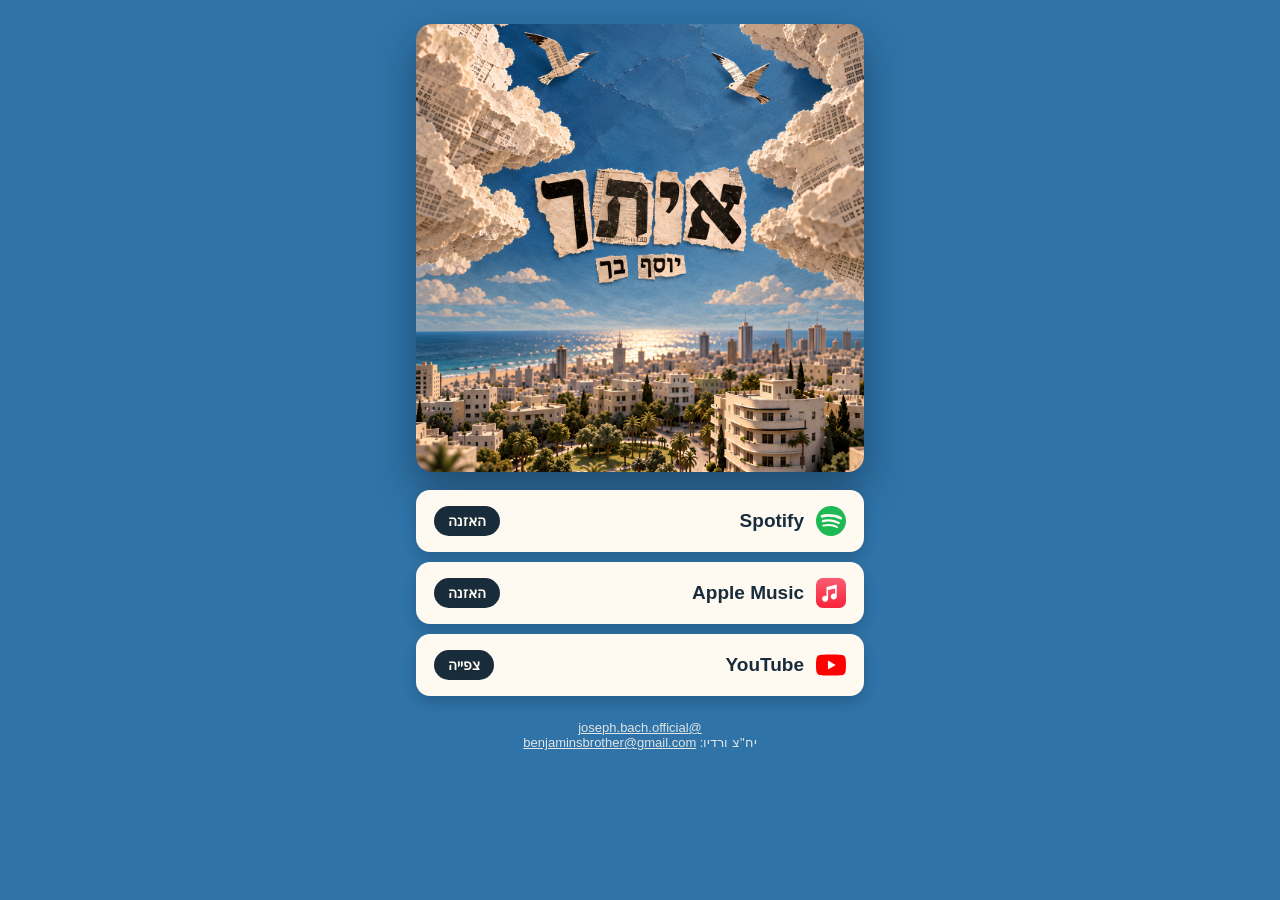
<file: index.html>
<!DOCTYPE html>
<html lang="he" dir="rtl">
<head>
<meta charset="utf-8">
<meta name="viewport" content="width=device-width, initial-scale=1">
<title>איתך - יוסף בך</title>
<meta name="description" content="איתך, סינגל חדש של יוסף בך. להאזנה ב-Spotify, Apple Music ו-YouTube.">
<meta property="og:type" content="website">
<meta property="og:title" content="איתך - יוסף בך">
<meta property="og:description" content="סינגל חדש. להאזנה עכשיו.">
<meta property="og:image" content="https://benjaminsbrother.github.io/etach/og-cover.jpg">
<meta property="og:image:width" content="1080">
<meta property="og:image:height" content="1080">
<meta property="og:image:type" content="image/jpeg">
<meta name="twitter:image" content="https://benjaminsbrother.github.io/etach/og-cover.jpg">
<meta property="og:url" content="https://benjaminsbrother.github.io/etach/">
<meta name="twitter:card" content="summary_large_image">
<link rel="icon" href="cover.jpg">
<style>
  :root { --sky:#2f73a8; --cream:#fffaf1; --ink:#182c3b; --paper:#f4eedf; }
  * { box-sizing:border-box; }
  html, body { margin:0; background:var(--sky); color:var(--ink);
    font-family:-apple-system, "Helvetica Neue", Arial, sans-serif; }
  .wrap { max-width:480px; margin:0 auto; padding:24px 16px 40px; }
  .cover { width:100%; aspect-ratio:1/1; border-radius:16px; display:block;
    box-shadow:0 18px 40px rgba(0,0,0,.35); background:#cbbfa7; object-fit:cover; }
  h1 { font-size:46px; margin:20px 0 0; color:var(--cream); text-align:center; }
  h2 { font-size:17px; font-weight:400; margin:4px 0 22px; color:var(--cream);
    text-align:center; opacity:.9; }
  .btn { display:flex; align-items:center; justify-content:space-between; width:100%;
    padding:16px 18px; margin:10px 0; border-radius:14px; background:var(--cream);
    color:var(--ink); font-size:19px; font-weight:700; text-decoration:none;
    box-shadow:0 6px 14px rgba(0,0,0,.18); }
  .btn span { font-size:14px; font-weight:600; padding:7px 14px; border-radius:999px;
    background:var(--ink); color:var(--cream); }
  .btn em { display:flex; align-items:center; gap:12px; font-style:normal; }
  .ico { width:30px; height:30px; flex:none; }
  .cover { margin-bottom:18px; }
  .btn.soon { opacity:.5; pointer-events:none; }
  .btn.soon span { background:transparent; color:var(--ink); }
  .credits { margin-top:28px; background:var(--paper); border-radius:14px;
    padding:16px 18px; font-size:15px; line-height:1.65; }
  .credits h3 { margin:0 0 6px; font-size:16px; }
  footer { text-align:center; color:var(--cream); font-size:13px; margin-top:24px; opacity:.85; }
  footer a { color:var(--cream); }
</style>
</head>
<body>
<div class="wrap">
  <img class="cover" src="cover.jpg" alt="איתך - יוסף בך">

  <a class="btn" id="b-spotify" data-svc="spotify" href="https://open.spotify.com/artist/1o4DE9mxoo2pWXfZ5jdwhB"><em><svg class="ico" viewBox="0 0 24 24" aria-hidden="true"><path fill="#1DB954" d="M12 0C5.4 0 0 5.4 0 12s5.4 12 12 12 12-5.4 12-12S18.66 0 12 0zm5.521 17.34c-.24.359-.66.48-1.021.24-2.82-1.74-6.36-2.101-10.561-1.141-.418.122-.779-.179-.899-.539-.12-.421.18-.78.54-.9 4.56-1.021 8.52-.6 11.64 1.32.42.18.479.659.301 1.02zm1.44-3.3c-.301.42-.841.6-1.262.3-3.239-1.98-8.159-2.58-11.939-1.38-.479.12-1.02-.12-1.14-.6-.12-.48.12-1.021.6-1.141C9.6 9.9 15 10.561 18.72 12.84c.361.181.54.78.241 1.2zm.12-3.36C15.24 8.4 8.82 8.16 5.16 9.301c-.6.179-1.2-.181-1.38-.721-.18-.601.18-1.2.72-1.381 4.26-1.26 11.28-1.02 15.721 1.621.539.3.719 1.02.419 1.56-.299.421-1.02.599-1.559.3z"/></svg>Spotify</em> <span>האזנה</span></a>
  <a class="btn soon" id="b-apple_music" data-svc="apple_music" href="#"><em><svg class="ico" viewBox="0 0 24 24" aria-hidden="true"><defs><linearGradient id="amg" x1="0" y1="0" x2="0" y2="1"><stop offset="0" stop-color="#FA5C72"/><stop offset="1" stop-color="#FA233B"/></linearGradient></defs><rect width="24" height="24" rx="5.5" fill="url(#amg)"/><path fill="#fff" d="M16.6 5.2v9.6a2.4 2.4 0 1 1-1.3-2.13V8.4l-5.6 1.26v6.94a2.4 2.4 0 1 1-1.3-2.13V7.1z"/></svg>Apple Music</em> <span>בקרוב</span></a>
  <a class="btn soon" id="b-youtube" data-svc="youtube" href="#"><em><svg class="ico" viewBox="0 0 24 24" aria-hidden="true"><path fill="#FF0000" d="M23.498 6.186a3.016 3.016 0 0 0-2.122-2.136C19.505 3.545 12 3.545 12 3.545s-7.505 0-9.377.505A3.017 3.017 0 0 0 .502 6.186C0 8.07 0 12 0 12s0 3.93.502 5.814a3.016 3.016 0 0 0 2.122 2.136c1.871.505 9.376.505 9.376.505s7.505 0 9.377-.505a3.015 3.015 0 0 0 2.122-2.136C24 15.93 24 12 24 12s0-3.93-.502-5.814z"/><path fill="#fff" d="M9.545 15.568V8.432L15.818 12l-6.273 3.568z"/></svg>YouTube</em> <span>בקרוב</span></a>


  <footer>
    <a href="https://www.instagram.com/joseph.bach.official">@joseph.bach.official</a><br>
    יח"צ ורדיו: <a href="mailto:benjaminsbrother@gmail.com">benjaminsbrother@gmail.com</a>
  </footer>
</div>

<script>
(function () {
  var params = new URLSearchParams(location.search);
  var source = params.get('s') || params.get('utm_source') || 'direct';

  function loadPixels(cfg) {
    if (cfg.meta_pixel_id) {
      !function(f,b,e,v,n,t,s){if(f.fbq)return;n=f.fbq=function(){n.callMethod?
      n.callMethod.apply(n,arguments):n.queue.push(arguments)};if(!f._fbq)f._fbq=n;
      n.push=n;n.loaded=!0;n.version='2.0';n.queue=[];t=b.createElement(e);t.async=!0;
      t.src=v;s=b.getElementsByTagName(e)[0];s.parentNode.insertBefore(t,s)}(window,
      document,'script','https://connect.facebook.net/en_US/fbevents.js');
      fbq('init', cfg.meta_pixel_id);
      fbq('track', 'PageView');
    }
    if (cfg.ga4_id) {
      var g = document.createElement('script');
      g.async = true;
      g.src = 'https://www.googletagmanager.com/gtag/js?id=' + encodeURIComponent(cfg.ga4_id);
      document.head.appendChild(g);
      window.dataLayer = window.dataLayer || [];
      window.gtag = function () { dataLayer.push(arguments); };
      gtag('js', new Date());
      gtag('config', cfg.ga4_id, { campaign_source: source });
    }
  }

  function track(svc) {
    try { if (window.fbq) fbq('trackCustom', 'StreamClick', { service: svc, source: source }); } catch (e) {}
    try { if (window.gtag) gtag('event', 'stream_click', { service: svc, source: source, transport_type: 'beacon' }); } catch (e) {}
  }

  function applyLinks(cfg) {
    ['spotify', 'apple_music', 'youtube'].forEach(function (svc) {
      var a = document.getElementById('b-' + svc);
      var url = cfg[svc];
      if (url) {
        a.href = url;
        a.classList.remove('soon');
        a.querySelector('span').textContent = svc === 'youtube' ? 'צפייה' : 'האזנה';
      }
    });
  }

  document.querySelectorAll('.btn').forEach(function (a) {
    a.addEventListener('click', function () { track(a.dataset.svc); });
  });

  fetch('links.json', { cache: 'no-store' })
    .then(function (r) { return r.json(); })
    .then(function (cfg) { applyLinks(cfg); loadPixels(cfg); })
    .catch(function (err) { console.error('links.json failed', err); });
})();
</script>
</body>
</html>
</file>
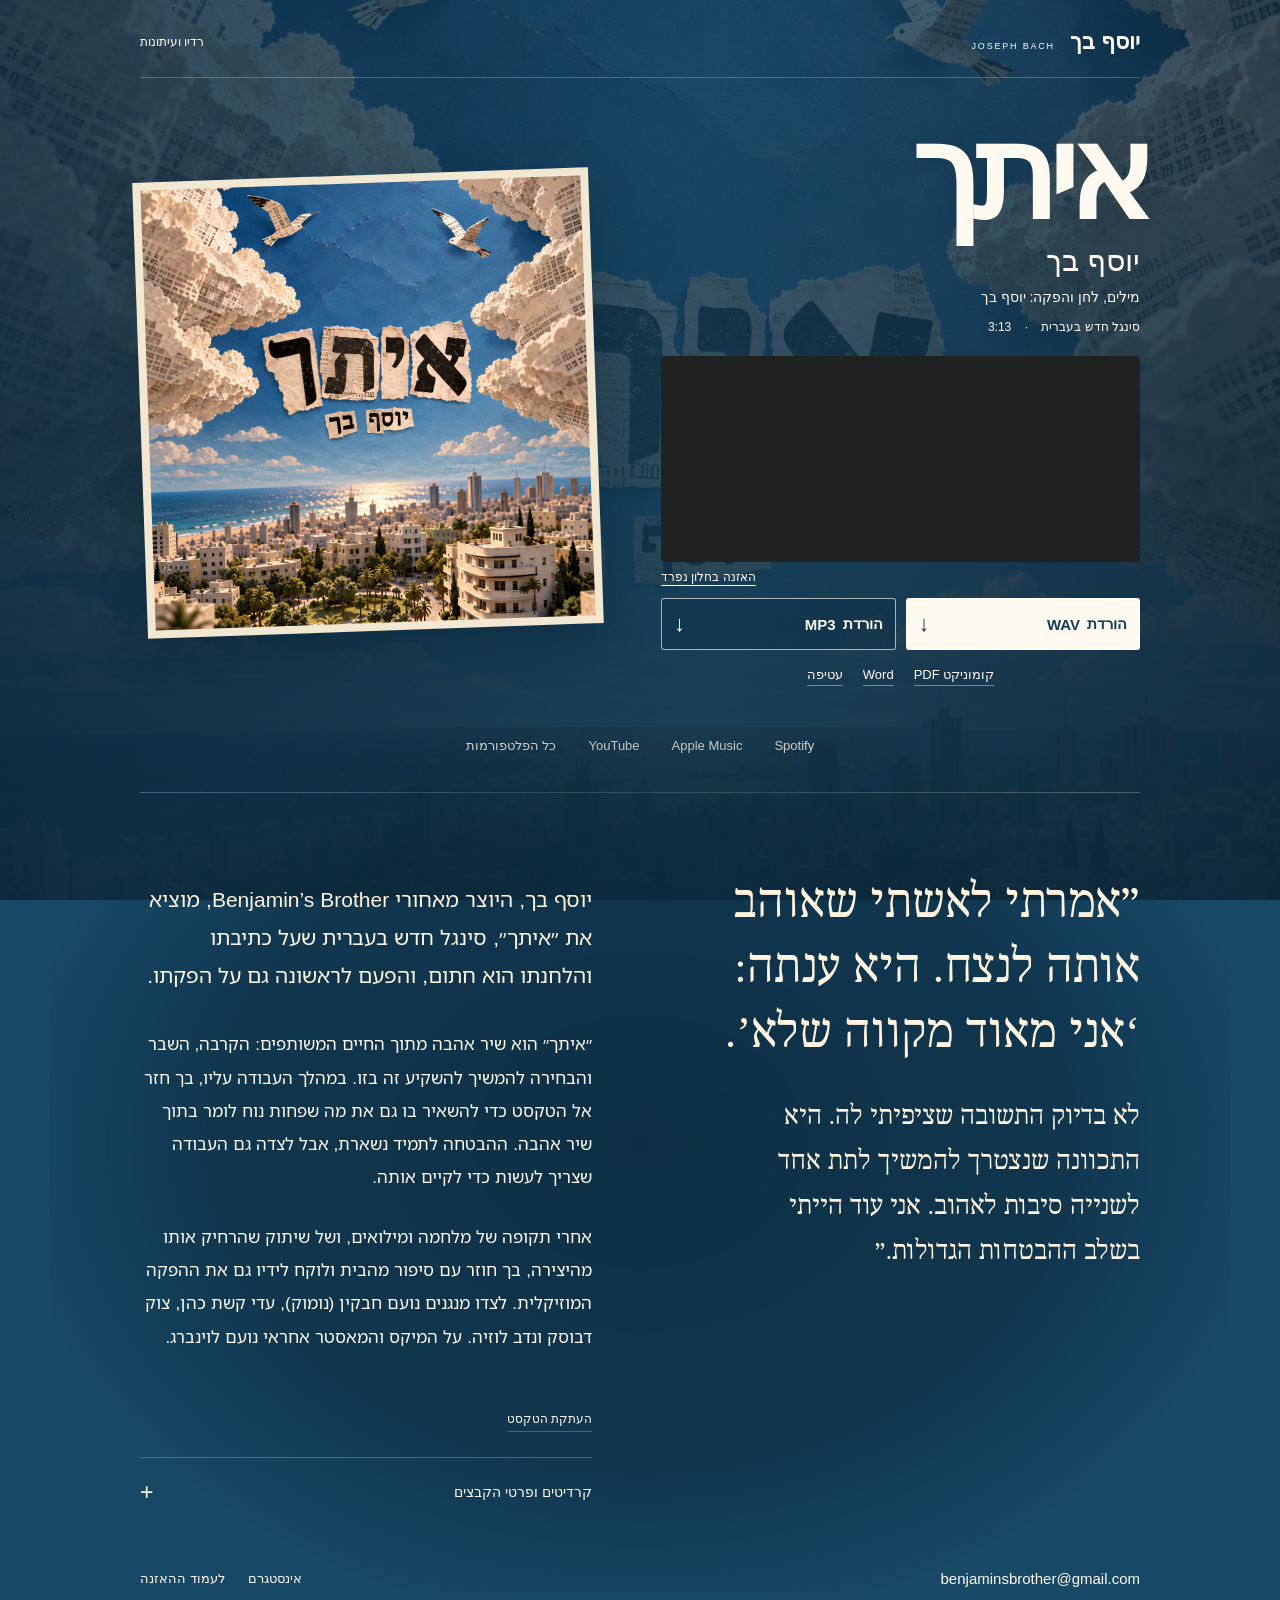
<file: press/index.html>
<!doctype html>
<html lang="he" dir="rtl">
<head>
  <meta charset="utf-8">
  <meta name="viewport" content="width=device-width, initial-scale=1">
  <meta name="theme-color" content="#24638b">
  <title>יוסף בך — איתך | רדיו ועיתונות</title>
  <meta name="description" content="איתך, הסינגל של יוסף בך. האזנה, קובץ MP3, קומוניקט, עטיפה וקרדיטים לרדיו ולעיתונות.">
  <link rel="canonical" href="https://benjaminsbrother.github.io/etach/press/">
  <meta property="og:type" content="music.song">
  <meta property="og:title" content="יוסף בך | איתך — רדיו ועיתונות">
  <meta property="og:description" content="שיר אהבה מתוך החיים המשותפים. האזנה והורדת חומרי הסינגל.">
  <meta property="og:image" content="https://benjaminsbrother.github.io/etach/og-cover.jpg">
  <meta property="og:url" content="https://benjaminsbrother.github.io/etach/press/">
  <meta property="og:locale" content="he_IL">
  <meta name="twitter:card" content="summary_large_image">
  <link rel="icon" href="../cover.jpg">
  <link rel="preload" href="fonts/NotoSerifHebrew-Regular.woff" as="font" type="font/woff" crossorigin>
  <link rel="stylesheet" href="style.css?v=7">
</head>
<body>
  <a class="skip" href="#main">דילוג לתוכן</a>
  <header class="masthead wrap">
    <a href="../" class="wordmark">יוסף בך <span dir="ltr" lang="en">JOSEPH BACH</span></a>
    <span class="press-label">רדיו ועיתונות</span>
  </header>
  <main id="main" class="wrap">
    <section class="hero" aria-labelledby="title">
      <div class="intro">
        <h1 id="title">איתך</h1>
        <p class="artist">יוסף בך</p>
        <p class="byline">מילים, לחן והפקה: יוסף בך</p>
        <p class="song-meta">סינגל חדש בעברית <span aria-hidden="true">·</span> <bdi>3:13</bdi></p>
      </div>
      <figure class="cover-art"><img src="../cover.jpg" width="1200" height="1200" alt="עטיפת איתך של יוסף בך: גזירי נייר בשמיים כחולים מעל תל אביב" fetchpriority="high"></figure>
      <div class="player-panel">
        <iframe class="audio-frame" src="https://drive.google.com/file/d/18ljpoStEMTGExy6gubho3wb-FDgbnbCs/preview" title="האזנה לשיר המלא: איתך, יוסף בך" allow="autoplay" loading="eager"></iframe>
        <a class="player-fallback" href="https://drive.google.com/file/d/18ljpoStEMTGExy6gubho3wb-FDgbnbCs/preview" target="_blank" rel="noopener noreferrer">האזנה בחלון נפרד</a>
        <div class="primary-actions">
          <a class="button solid" href="https://www.dropbox.com/scl/fi/4q9kv7w5sz7widlesjq8d/Joseph-Itach-Mix-V3.wav?rlkey=8jp7lf1zr527ccekdn0blm1lx&amp;dl=1" download="Joseph-Bach-Itach.wav">הורדת <bdi>WAV</bdi><span aria-hidden="true">↓</span></a>
          <a class="button outline" href="https://drive.usercontent.google.com/download?id=18ljpoStEMTGExy6gubho3wb-FDgbnbCs&amp;export=download" download="Joseph-Bach-Itach.mp3">הורדת <bdi>MP3</bdi><span aria-hidden="true">↓</span></a>
        </div>
        <nav class="file-links" aria-label="חומרי עיתונות להורדה">
          <a href="Joseph-Bach-Itach-Press-Release.pdf" download>קומוניקט <bdi>PDF</bdi></a>
          <a href="Joseph-Bach-Itach-Press-Release.docx" download><bdi>Word</bdi></a>
          <a href="https://drive.usercontent.google.com/download?id=1yPreMIEXEWY2Lwbi-o4BM1qrdgoH_EpQ&amp;export=download" download="Joseph-Bach-Itach-Cover.jpg">עטיפה</a>
        </nav>
      </div>
    </section>
    <nav class="platforms" aria-label="האזנה ורשתות">
      <a href="https://open.spotify.com/track/6iGyHtOC64VeYuiLzbJWB4" target="_blank" rel="noopener noreferrer"><bdi>Spotify</bdi></a>
      <a href="https://music.apple.com/il/album/%D7%90%D7%99%D7%AA%D7%9A/6818114888?i=6818114889" target="_blank" rel="noopener noreferrer"><bdi>Apple Music</bdi></a>
      <a href="https://youtu.be/Xqkcrz4ntak" target="_blank" rel="noopener noreferrer"><bdi>YouTube</bdi></a>
      <a href="https://ffm.to/etach" target="_blank" rel="noopener noreferrer">כל הפלטפורמות</a>
    </nav>
    <div class="editorial">
    <article class="story" aria-label="על השיר">
      <blockquote><span class="quote-lead">״אמרתי לאשתי שאוהב אותה לנצח. היא ענתה: ‘אני מאוד מקווה שלא’.</span> <span class="quote-rest">לא בדיוק התשובה שציפיתי לה. היא התכוונה שנצטרך להמשיך לתת אחד לשנייה סיבות לאהוב. אני עוד הייתי בשלב ההבטחות הגדולות.״</span></blockquote>
      <div id="press-copy">
            <p>יוסף בך, היוצר מאחורי <bdi lang="en">Benjamin’s Brother</bdi>, מוציא את ״איתך״, סינגל חדש בעברית שעל כתיבתו והלחנתו הוא חתום, והפעם לראשונה גם על הפקתו.</p>
            <p>״איתך״ הוא שיר אהבה מתוך החיים המשותפים: הקרבה, השבר והבחירה להמשיך להשקיע זה בזו. במהלך העבודה עליו, בך חזר אל הטקסט כדי להשאיר בו גם את מה שפחות נוח לומר בתוך שיר אהבה. ההבטחה לתמיד נשארת, אבל לצדה גם העבודה שצריך לעשות כדי לקיים אותה.</p>
            <p>אחרי תקופה של מלחמה ומילואים, ושל שיתוק שהרחיק אותו מהיצירה, בך חוזר עם סיפור מהבית ולוקח לידיו גם את ההפקה המוזיקלית. לצדו מנגנים נועם חבקין (נומוק), עדי קשת כהן, צוק דבוסק ונדב לוזיה. על המיקס והמאסטר אחראי נועם לוינברג.</p>
          </div>
      <div class="copy-line"><button id="copy-text" type="button" hidden>העתקת הטקסט</button><span id="copy-status" role="status"></span></div>
    </article>
    <details class="credits">
      <summary>קרדיטים ופרטי הקבצים <span aria-hidden="true">+</span></summary>
      <dl>
          <div><dt>מילים, לחן, הפקה, שירה וגיטרה</dt><dd>יוסף בך</dd></div>
          <div><dt>מקלדות וסינתיסייזרים</dt><dd>נועם חבקין (נומוק)</dd></div>
          <div><dt>פסנתר</dt><dd>עדי קשת כהן ויוסף בך</dd></div>
          <div><dt>בס</dt><dd>צוק דבוסק</dd></div>
          <div><dt>תופים</dt><dd>נדב לוזיה</dd></div>
          <div><dt>מיקס ומאסטר</dt><dd>נועם לוינברג</dd></div>
        </dl>
      <p class="formats"><bdi>WAV · 24-bit / 44.1 kHz · Stereo</bdi><br><bdi>MP3 · 320 kbps · 44.1 kHz · Stereo</bdi><br>עטיפה: <bdi>JPG · 3000 × 3000</bdi></p>
    </details>
    </div>
  </main>
  <footer class="wrap">
    <a class="email" href="mailto:benjaminsbrother@gmail.com" dir="ltr">benjaminsbrother@gmail.com</a>
    <div class="footer-links"><a href="https://www.instagram.com/joseph.bach.official" target="_blank" rel="noopener noreferrer">אינסטגרם</a><a href="../">לעמוד ההאזנה</a></div>
  </footer>
  <script src="press.js?v=2" defer></script>
</body>
</html>
</file>
<file: press/style.css>
@font-face{font-family:ItachSerif;src:url('fonts/NotoSerifHebrew-Regular.woff') format('woff');font-style:normal;font-weight:400;font-display:swap}
@font-face{font-family:ItachSans;src:url('fonts/NotoSansHebrew-Regular.woff') format('woff');font-style:normal;font-weight:400;font-display:swap}
:root{--paper:#fffaf0;--blue:#236486;--ink:#143e58;--muted:#fffaf0;--line:rgba(255,250,240,.24)}
*{box-sizing:border-box}html{scroll-behavior:smooth}body{margin:0;min-height:100vh;color:var(--paper);background:#174866;font-family:Arial,"Helvetica Neue",sans-serif;-webkit-font-smoothing:antialiased;position:relative}body::before{content:"";position:fixed;inset:0;z-index:-2;background:url('../cover.jpg') center 38%/cover no-repeat;opacity:.67}body::after{content:"";position:fixed;inset:0;z-index:-1;background:linear-gradient(90deg,rgba(13,43,64,.78),rgba(18,60,86,.67) 55%,rgba(12,40,59,.7)),linear-gradient(0deg,rgba(11,35,51,.9),rgba(11,35,51,.08) 85%)}a{color:inherit;text-underline-offset:4px}a:focus-visible,button:focus-visible,summary:focus-visible,iframe:focus-visible{outline:3px solid #f3c582;outline-offset:5px}::selection{background:#e7cf9f;color:#143e58}.wrap{width:min(1000px,calc(100% - 80px));margin-inline:auto}.skip{position:absolute;top:-80px;right:16px;padding:12px 18px;background:var(--paper);color:var(--ink);z-index:5}.skip:focus{top:10px}.masthead{display:flex;align-items:center;justify-content:space-between;gap:20px;padding-block:29px 22px;border-bottom:1px solid var(--line)}.wordmark{font-size:22px;font-weight:700;display:flex;align-items:baseline;gap:15px;text-decoration:none}.wordmark span{font-size:9px;letter-spacing:1.8px;font-weight:400}.press-label{font-size:12px;color:var(--muted)}.hero{display:grid;grid-template-columns:1.05fr 1fr;grid-template-areas:"intro cover" "player cover";column-gap:65px;row-gap:22px;padding-block:42px 30px;align-items:center}.intro{grid-area:intro}h1{font-size:clamp(90px,10vw,136px);line-height:.86;letter-spacing:-.065em;margin:0 -6px 13px 0;font-weight:800;text-shadow:0 2px 30px rgba(5,28,43,.18)}.artist{font-size:30px;margin:0 0 11px}.byline{font-size:14px;margin:0;color:var(--muted)}.song-meta{font-size:12px;margin:15px 0 0;color:var(--muted)}.song-meta span{margin-inline:10px}.cover-art{grid-area:cover;margin:0;transform:rotate(-2deg);padding:8px;background:#f2e8d1;box-shadow:0 16px 45px rgba(4,25,38,.3)}.cover-art img{display:block;width:100%;height:auto;aspect-ratio:1;object-fit:cover}.player-panel{grid-area:player;min-width:0}.audio-frame{width:100%;height:206px;display:block;border:0;border-radius:4px;background:#202221;direction:ltr}.player-fallback{display:block;font-size:10px;margin:8px 0 14px;text-align:left;color:var(--muted)}.primary-actions{display:grid;grid-template-columns:1fr 1fr;gap:10px}.button{min-height:49px;display:flex;align-items:center;justify-content:center;gap:7px;padding:12px;font-size:15px;font-weight:700;text-decoration:none;border:1px solid rgba(255,250,240,.65);border-radius:3px;transition:background .15s}.button span{margin-inline-start:auto;font-size:22px;font-weight:400}.button.solid{background:var(--paper);color:var(--ink)}.button.solid:hover{background:#f1dfbd}.button.outline{background:rgba(13,49,73,.5)}.button.outline:hover{background:rgba(255,250,240,.14)}.file-links{display:flex;justify-content:center;gap:20px;flex-wrap:wrap;font-size:12px;margin-top:17px}.file-links a{text-decoration:none;border-bottom:1px solid rgba(255,250,240,.4);padding-bottom:3px}.platforms{display:flex;justify-content:center;gap:32px;flex-wrap:wrap;padding-block:15px 32px;border-bottom:1px solid var(--line);font-size:13px}.platforms a{text-decoration:none;padding-block:7px;color:var(--paper)}.platforms a:hover{text-decoration:underline}.story{max-width:710px;margin:0 auto;padding-block:35px 24px}.story blockquote{font-size:23px;line-height:1.7;letter-spacing:-.35px;margin:0 0 28px;padding:0;font-weight:500}.story p{font-size:17px;line-height:1.85;margin:0 0 18px;color:#f0f1ed}.copy-line{display:flex;align-items:center;gap:15px;font-size:11px;color:var(--muted);margin-top:20px;min-height:20px}.copy-line button{font:inherit;background:none;border:0;border-bottom:1px solid var(--line);padding:0 0 3px;color:inherit;cursor:pointer}.copy-line button[hidden]{display:none}.credits{max-width:710px;margin:0 auto;border-block:1px solid var(--line)}summary{padding:18px 0;cursor:pointer;font-size:14px;list-style:none;display:flex;align-items:center;justify-content:space-between}summary::-webkit-details-marker{display:none}summary>span{font-size:23px;font-weight:400;transition:transform .15s}.credits[open] summary>span{transform:rotate(45deg)}.credits dl{margin:0 0 15px}.credits dl>div{display:grid;grid-template-columns:1.1fr 1fr;gap:25px;padding:8px 0;font-size:13px;line-height:1.5}.credits dt{color:var(--muted)}.credits dd{margin:0}.formats{font-size:11px;color:var(--muted);line-height:1.85;margin:10px 0 23px}footer{display:flex;justify-content:space-between;align-items:center;gap:25px;padding-block:29px 40px}.email{font-size:15px;text-decoration:none}.footer-links{display:flex;gap:23px;font-size:12px}.footer-links a{text-decoration:none}
@media(max-width:800px){.wrap{width:calc(100% - 48px)}.hero{column-gap:34px;grid-template-columns:1.1fr 1fr}.cover-art{padding:6px}h1{font-size:105px}.artist{font-size:26px}.platforms{gap:24px}.story{max-width:640px}}
@media(max-width:600px){.wrap{width:calc(100% - 36px)}body::before{background-position:54% 0;background-size:auto 110vh;opacity:.7}body::after{background:linear-gradient(180deg,rgba(10,38,59,.68),rgba(12,42,62,.8) 70%,rgba(11,35,51,.93))}.masthead{padding-block:18px 16px}.wordmark{font-size:18px;display:block}.wordmark span{display:block;font-size:7px;letter-spacing:1.6px;margin-top:3px}.press-label{font-size:10px}.hero{grid-template-columns:minmax(0,1fr) 116px;grid-template-areas:"intro cover" "player player";gap:22px 16px;padding-block:28px 19px;align-items:center}h1{font-size:77px;line-height:.9;margin:0 -3px 8px 0;letter-spacing:-.07em}.artist{font-size:22px;margin-bottom:8px}.byline{font-size:11px;line-height:1.45}.song-meta{font-size:10px;margin-top:10px}.song-meta span{margin-inline:6px}.cover-art{padding:4px;transform:rotate(-3deg);box-shadow:0 7px 20px rgba(0,0,0,.25)}.audio-frame{height:206px}.player-fallback{font-size:9px;margin:6px 0 12px}.button{font-size:14px;min-height:48px}.file-links{font-size:11px;gap:22px;margin-top:15px}.platforms{gap:19px;font-size:11px;padding-block:8px 20px}.story{padding-block:25px 20px}.story blockquote{font-size:20px;line-height:1.75;margin-bottom:24px;letter-spacing:-.25px}.story p{font-size:15px;line-height:1.85;margin-bottom:17px}.credits dl>div{font-size:12px;gap:15px;grid-template-columns:1.05fr 1fr}.credits summary{font-size:13px;padding-block:16px}.formats{font-size:10px}.copy-line{font-size:10px;flex-wrap:wrap;gap:10px}footer{display:block;text-align:center;padding-block:24px 28px}.email{font-size:14px;overflow-wrap:anywhere}.footer-links{justify-content:center;margin-top:19px;font-size:11px}.formats br{display:block}}
@media(max-width:360px){.hero{grid-template-columns:minmax(0,1fr) 95px;gap:20px 13px}h1{font-size:67px}.byline{font-size:10px}.platforms{gap:15px}.credits dl>div{grid-template-columns:1fr;gap:3px}.file-links{gap:18px}.story blockquote{font-size:19px}}
/* Editorial composition, not a reading card: typography sits in the artwork. */
.editorial{position:relative;isolation:isolate;margin-top:54px;padding-block:25px 0}
.editorial::before{content:"";position:absolute;z-index:-1;inset:-120px -7vw -65px;pointer-events:none;background:radial-gradient(ellipse at 50% 48%,rgba(8,32,48,.62) 0%,rgba(8,32,48,.42) 52%,rgba(8,32,48,0) 76%)}
.story{max-width:none;padding:0;display:grid;grid-template-columns:1.04fr 1fr;gap:32px 78px;align-items:start}
.story blockquote{font-family:ItachSerif,"Times New Roman",serif;font-weight:400;margin:0;letter-spacing:0;color:#fff4df;text-wrap:pretty}
.quote-lead{display:block;font-size:clamp(32px,3.5vw,46px);line-height:1.45;text-wrap:balance}
.quote-rest{display:block;margin-top:27px;font-size:25px;line-height:1.8;max-width:390px}
#press-copy{padding-top:9px}
.story p{font-family:ItachSans,Arial,sans-serif;font-size:17px;line-height:1.95;letter-spacing:0;color:#fffaf0;margin:0 0 27px;text-wrap:pretty}
.story p:first-child{font-size:21px;line-height:1.8;margin-bottom:33px;color:#fff4df}
.copy-line{grid-column:2;font-size:12px;margin:0 0 25px;color:#fffaf0}
.copy-line button{padding-bottom:5px}
.credits{max-width:none;margin:0 auto 0 0;width:calc((100% - 78px)/2.04);border-bottom:0}
.credits summary{font-size:14px;padding-block:21px}
.credits dl>div{font-size:14px;line-height:1.75;grid-template-columns:1fr;gap:3px;padding-block:10px}
.credits dt{font-size:12px;color:#e9e5dc}
.formats{font-size:12px;line-height:1.9;color:#e9e5dc}
.player-fallback{font-size:12px}.file-links,.footer-links{font-size:13px}
footer{padding-top:43px}
@media(max-width:850px){.story{gap:28px 42px}.quote-lead{font-size:35px}.quote-rest{font-size:23px}.story p{font-size:16px}.story p:first-child{font-size:19px}.credits{width:calc((100% - 42px)/2.04)}}
@media(max-width:600px){.editorial{margin-top:25px;padding-top:17px}.editorial::before{inset:-65px -18px -50px;background:radial-gradient(ellipse at 50% 48%,rgba(8,32,48,.58),rgba(8,32,48,.35) 62%,transparent 100%)}.story{display:block;margin-inline:auto;max-width:360px}.story blockquote{padding-bottom:32px}.quote-lead{font-size:34px;line-height:1.45}.quote-rest{font-size:21px;line-height:1.75;margin-top:20px;max-width:330px}#press-copy{padding-top:27px;border-top:1px solid var(--line)}.story p{font-size:17px;line-height:1.95;margin-bottom:26px}.story p:first-child{font-size:19px;line-height:1.85;margin-bottom:29px}.copy-line{font-size:12px;margin:0 0 22px}.credits{width:100%;max-width:360px;margin-inline:auto}.credits summary{font-size:14px}.credits dl>div{font-size:14px}.byline,.song-meta,.press-label{font-size:12px}.player-fallback{font-size:11px}.file-links,.platforms,.footer-links{font-size:12px}.platforms{gap:17px}.formats{font-size:12px}footer{padding-top:28px}}
@media(max-width:360px){.quote-lead{font-size:30px}.quote-rest{font-size:20px}.story p{font-size:16px}.story p:first-child{font-size:18px}}
@media(prefers-reduced-motion:reduce){html{scroll-behavior:auto}*{transition:none!important}}
@media print{body{background:white;color:#192f3c}body::before,body::after,.player-panel,.platforms,.copy-line,.press-label{display:none}.wrap{width:100%}.masthead{border-color:#ccc;padding-block:10px}.hero{padding:20px 0;grid-template-columns:1fr 160px;column-gap:25px}.cover-art{transform:none;box-shadow:none}h1{font-size:72px;text-shadow:none}.artist{font-size:24px}.byline,.song-meta,.story p{color:#192f3c}.story{max-width:none;padding:15px 0}.story blockquote{font-size:16px}.story p{font-size:13px;line-height:1.6}.credits{display:none}footer{padding-block:15px}.footer-links{display:none}}

@media print{.editorial{margin:0;padding:0}.editorial::before{display:none}.story{display:block}.story blockquote,.story p,.story p:first-child{color:#192f3c}.quote-lead{font-size:20px}.quote-rest{font-size:16px;line-height:1.6;max-width:none;margin-top:10px}#press-copy{padding-top:20px}.story p,.story p:first-child{font-size:13px;line-height:1.6;margin-bottom:15px}.copy-line{display:none}}
</file>
